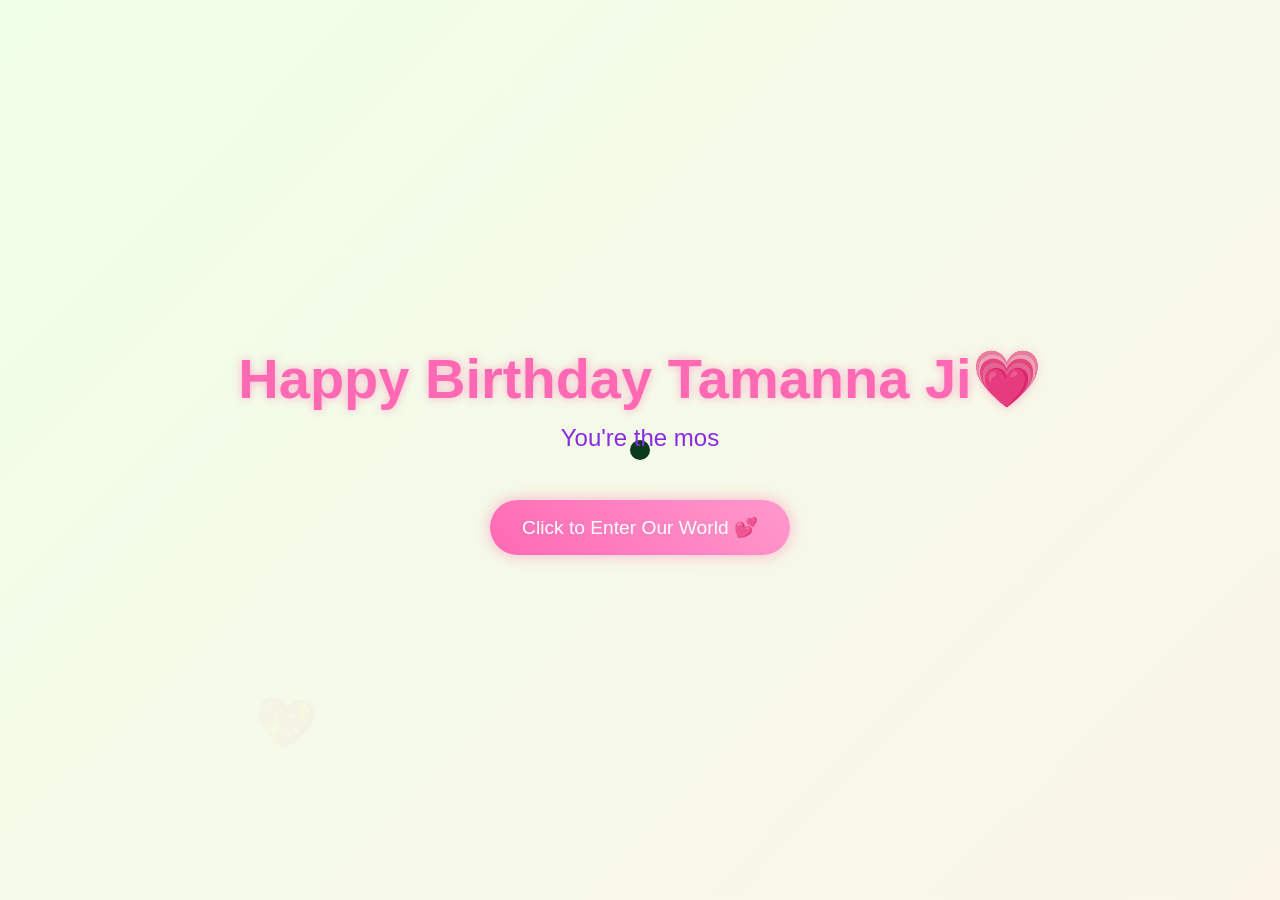
<file: index.html>
<!DOCTYPE html>
<html lang="en">
<head>
    <meta charset="UTF-8">
    <meta name="viewport" content="width=device-width, initial-scale=1.0">
    <title>Happy Birthday</title>
    <script src="https://cdnjs.cloudflare.com/ajax/libs/gsap/3.12.2/gsap.min.js"></script>
    <link rel="stylesheet" href="style.css">
    
</head>
<body>
    <div class="cursor"></div>
    <div class="container">
        <h1>Happy Birthday Tamanna Ji💗</h1>
        <div class="greeting"></div>
        <button class="cta-button">Click to Enter Our World 💕</button>
    </div>

    <script src="script.js">
        
    </script>
</body>
</html>
</file>
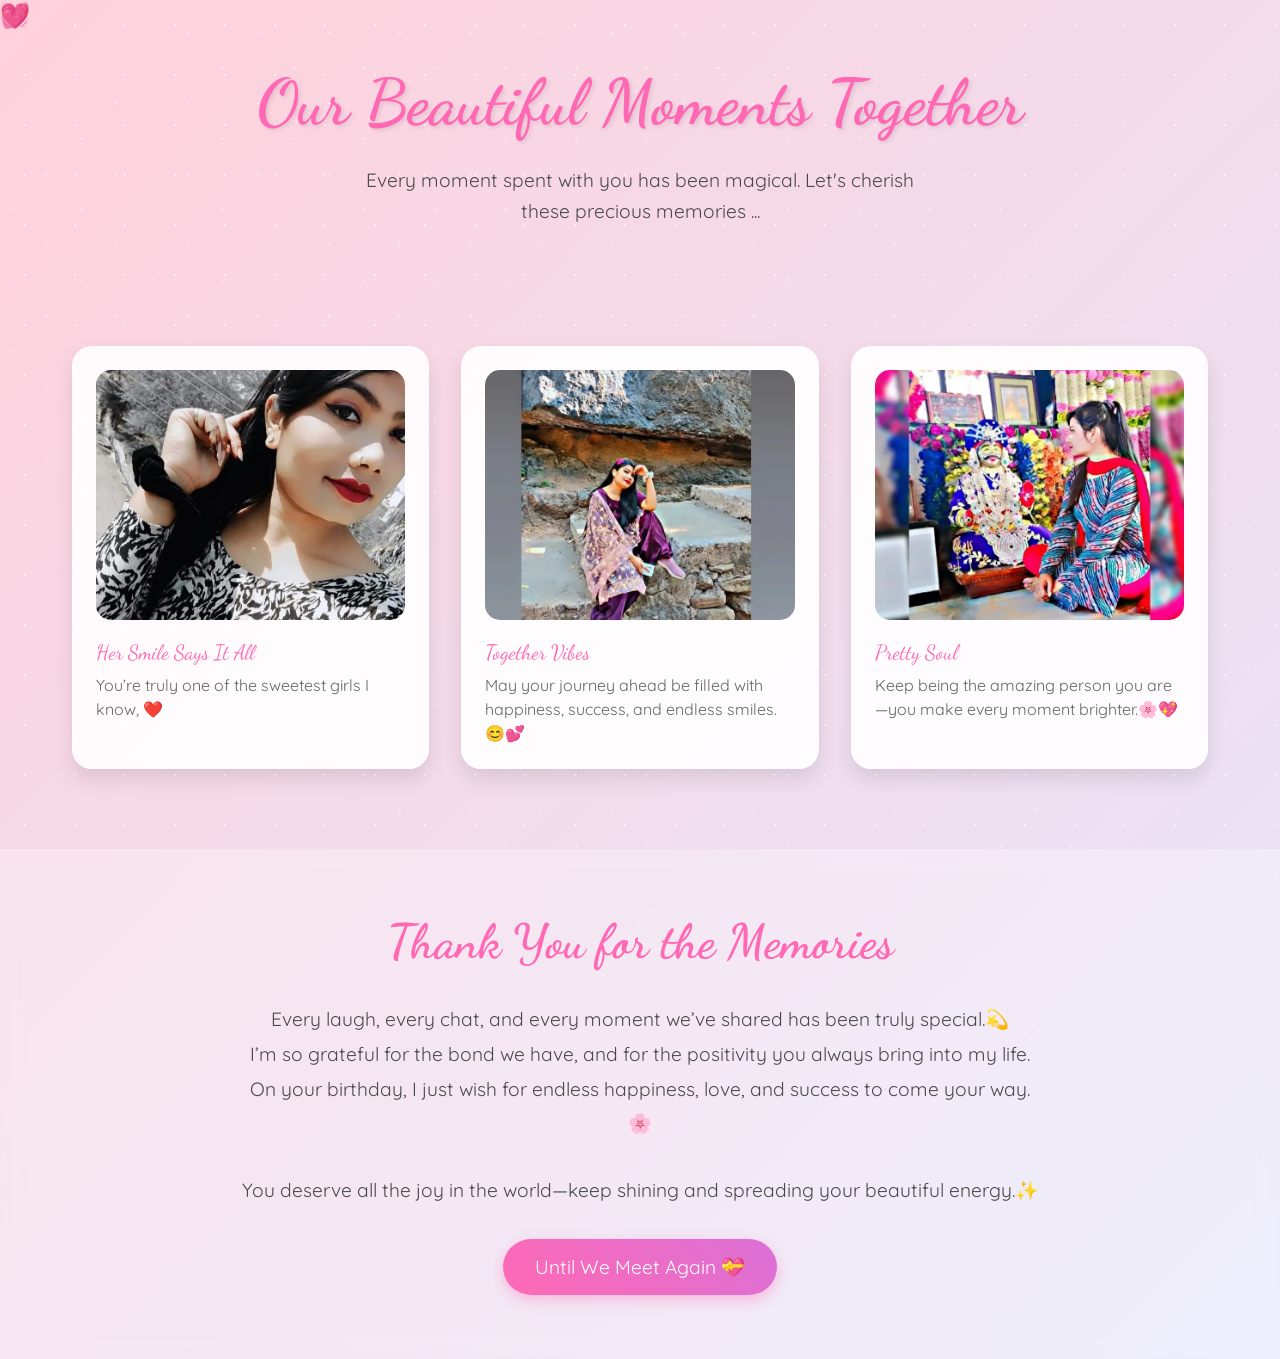
<file: last.html>
<!DOCTYPE html>
<html lang="en">

<head>
    <meta charset="UTF-8">
    <meta name="viewport" content="width=device-width, initial-scale=1.0">
    <title>Our Beautiful Memories ✨</title>
    <style>
        @import url('https://fonts.googleapis.com/css2?family=Dancing+Script:wght@700&family=Quicksand:wght@300;400;500;600&display=swap');

        * {
            margin: 0;
            padding: 0;
            box-sizing: border-box;
        }

        body {
            min-height: 100vh;
            background: linear-gradient(135deg,
                    #ffd1dc 0%,
                    #e6e6fa 25%,
                    #ffefd5 50%,
                    #e6e6fa 75%,
                    #ffd1dc 100%);
            background-size: 400% 400%;
            animation: gradientFlow 15s ease infinite;
            font-family: 'Quicksand', sans-serif;
            overflow-x: hidden;
            color: #4a4a4a;
        }

        @keyframes gradientFlow {
            0% {
                background-position: 0% 50%;
            }

            50% {
                background-position: 100% 50%;
            }

            100% {
                background-position: 0% 50%;
            }
        }

        /* Enhanced Sparkle Effect */
        .magic-sparkles {
            position: fixed;
            top: 0;
            left: 0;
            width: 100%;
            height: 100%;
            pointer-events: none;
            z-index: 1;
        }

        .sparkle {
            position: absolute;
            width: 6px;
            height: 6px;
            border-radius: 50%;
            background-color: white;
            animation: twinkle var(--duration, 4s) ease-in-out infinite;
            opacity: 0;
        }

        @keyframes twinkle {

            0%,
            100% {
                opacity: 0;
                transform: scale(0.5);
            }

            50% {
                opacity: 0.8;
                transform: scale(1);
            }
        }

        /* Generate 50 sparkles with different positions and animations */
        .magic-sparkles::before,
        .magic-sparkles::after {
            content: '';
            position: absolute;
            width: 100%;
            height: 100%;
            background-image: radial-gradient(circle, white 1px, transparent 1px);
            background-size: 50px 50px;
            animation: sparkleLayer 8s linear infinite;
            opacity: 0.5;
        }

        .magic-sparkles::after {
            animation-delay: -4s;
            transform: rotate(45deg);
        }

        @keyframes sparkleLayer {
            0% {
                transform: translateY(0);
            }

            100% {
                transform: translateY(-50px);
            }
        }

        /* Floating Hearts */
        .floating-hearts {
            position: fixed;
            width: 100%;
            height: 100%;
            pointer-events: none;
            z-index: 2;
        }

        .heart {
            position: absolute;
            font-size: 1.5rem;
            color: rgba(255, 105, 180, 0.6);
            animation: floatHeart var(--float-duration, 6s) ease-in-out infinite;
            animation-delay: var(--delay, 0s);
        }

        @keyframes floatHeart {
            0% {
                transform: translate(0, 100vh) rotate(0deg);
            }

            100% {
                transform: translate(var(--translate-x, 0), -100vh) rotate(360deg);
            }
        }

        /* Welcome Section */
        .welcome {
            text-align: center;
            padding: 4rem 2rem;
            position: relative;
            z-index: 3;
        }

        .welcome h1 {
            font-family: 'Dancing Script', cursive;
            font-size: 4rem;
            color: #ff69b4;
            text-shadow: 2px 2px 4px rgba(0, 0, 0, 0.1);
            animation: fadeInScale 2s ease;
        }

        .welcome p {
            font-size: 1.2rem;
            max-width: 600px;
            margin: 1.5rem auto;
            line-height: 1.6;
            animation: fadeIn 2s ease 0.5s both;
        }

        /* Enhanced Memory Cards */
        .memory-container {
            max-width: 1200px;
            margin: 0 auto;
            padding: 2rem;
            display: grid;
            grid-template-columns: repeat(auto-fit, minmax(300px, 1fr));
            gap: 2rem;
            z-index: 3;
            position: relative;
           
        }
        .memory-card {
            background: rgba(255, 255, 255, 0.9);
            border-radius: 20px;
            padding: 1.5rem;
            box-shadow: 0 10px 20px rgba(0, 0, 0, 0.1);
            transition: all 0.5s cubic-bezier(0.4, 0, 0.2, 1);
            position: relative;
            overflow: hidden; 
          
    
        }

        .memory-card:hover {
            transform: translateY(-10px) scale(1.02);
            box-shadow: 0 15px 30px rgba(0, 0, 0, 0.15);
        }

        .memory-card::before {
            content: '';
            position: absolute;
            top: 0;
            left: 0;
            width: 100%;
            height: 100%;
            background: linear-gradient(45deg, transparent, rgba(255, 255, 255, 0.4), transparent);
            transform: translateX(-100%);
            transition: 0.5s;
        }

        .memory-card:hover::before {
            transform: translateX(100%);
        }

        .memory-img {
            width: 100%;
            height: 250px;
            object-fit: cover;
            border-radius: 15px;
            margin-bottom: 1rem;
            transition: transform 0.5s ease;
        
        }

        .memory-card:hover .memory-img {
            transform: scale(1.05);
        }

        .memory-date {
            font-family: 'Dancing Script', cursive;
            color: #ff69b4;
            font-size: 1.3rem;
            margin-bottom: 0.5rem;
        }

        .memory-caption {
            font-size: 1rem;
            line-height: 1.5;
            color: #666;
        }
        

        /* Final Message Section */
        .final-message {
            text-align: center;
            padding: 4rem 2rem;
            background: rgba(255, 255, 255, 0.3);
            backdrop-filter: blur(10px);
            margin-top: 3rem;
            position: relative;
            z-index: 3;
        }

        .final-message h2 {
            font-family: 'Dancing Script', cursive;
            font-size: 3rem;
            color: #ff69b4;
            margin-bottom: 2rem;
            animation: heartbeat 2s infinite;
        }

        @keyframes heartbeat {

            0%,
            100% {
                transform: scale(1);
            }

            50% {
                transform: scale(1.1);
            }
        }

        .final-message p {
            font-size: 1.2rem;
            max-width: 800px;
            margin: 0 auto 2rem;
            line-height: 1.8;
        }

        .goodbye-btn {
            display: inline-block;
            padding: 1rem 2rem;
            font-size: 1.2rem;
            background: linear-gradient(45deg, #ff69b4, #da70d6);
            color: white;
            border: none;
            border-radius: 50px;
            cursor: pointer;
            text-decoration: none;
            transition: all 0.3s ease;
            box-shadow: 0 5px 15px rgba(255, 105, 180, 0.4);
            animation: float 3s infinite ease-in-out;
        }

        .goodbye-btn:hover {
            transform: translateY(-5px);
            box-shadow: 0 8px 20px rgba(255, 105, 180, 0.6);
        }

        @keyframes float {

            0%,
            100% {
                transform: translateY(0);
            }

            50% {
                transform: translateY(-10px);
            }
        }

        /* Animations */
        @keyframes fadeInScale {
            0% {
                opacity: 0;
                transform: scale(0.8);
            }

            100% {
                opacity: 1;
                transform: scale(1);
            }
        }

        @keyframes fadeIn {
            0% {
                opacity: 0;
            }

            100% {
                opacity: 1;
            }
        }

        /* Generate Hearts */
        .js-generate-hearts {
            position: fixed;
            width: 100%;
            height: 100%;
            pointer-events: none;
            z-index: 2;
        }

        /* Custom Scrollbar */
        ::-webkit-scrollbar {
            width: 12px;
        }

        ::-webkit-scrollbar-track {
            background: rgba(255, 255, 255, 0.4);
        }

        ::-webkit-scrollbar-thumb {
            background: linear-gradient(45deg, #ff69b4, #da70d6);
            border-radius: 6px;
        }

        /* Responsive Design */
        @media (max-width: 768px) {
            .welcome h1 {
                font-size: 3rem;
            }

            .memory-container {
                grid-template-columns: 1fr;
            }

            .final-message h2 {
                font-size: 2.5rem;
            }
        }
    </style>
</head>

<body>
    <div class="magic-sparkles"></div>
    <div class="floating-hearts">
        <!-- Hearts will be generated via CSS -->
        <div class="heart" style="--float-duration: 6s; --delay: 0s; --translate-x: 20px;">💝</div>
        <div class="heart" style="--float-duration: 8s; --delay: 1s; --translate-x: -30px;">💖</div>
        <div class="heart" style="--float-duration: 7s; --delay: 2s; --translate-x: 40px;">💗</div>
        <div class="heart" style="--float-duration: 9s; --delay: 3s; --translate-x: -20px;">💓</div>
        <div class="heart" style="--float-duration: 5s; --delay: 4s; --translate-x: 30px;">💕</div>
    </div>

    <section class="welcome">
        <h1>Our Beautiful Moments Together</h1>
        <p>Every moment spent with you has been magical. Let's cherish these precious memories ...</p>
    </section>

    <div class="memory-container">
        <div class="memory-card">
              
            <img src="./t1.jpeg" alt="First Date" class="memory-img">
            <div class="memory-date">Her Smile Says It All</div>
            <div class="memory-caption">You’re truly one of the sweetest girls I know, ❤️</div>
        </div>
        <div class="memory-card">
              
            <img src="./t2.jpeg" alt="Beach Day" class="memory-img">
            <div class="memory-date">Together Vibes</div>
            <div class="memory-caption">May your journey ahead be filled with happiness, success, and endless
                smiles.😊💕</div>
        </div>
        <div class="memory-card">
              
            <img src="./t3.jpeg" alt="Movie Night" class="memory-img">
            <div class="memory-date">Pretty Soul</div>
            <div class="memory-caption">Keep being the amazing person you are—you make every moment brighter.🌸💖</div>
        </div>

    </div>

    <section class="final-message">
        <h2>Thank You for the Memories</h2>
        <p>Every laugh, every chat, and every moment we’ve shared has been truly special.💫<br>
            I’m so grateful for the bond we have, and for the positivity you always bring into my life.<br>
            On your birthday, I just wish for endless happiness, love, and success to come your way.🌸</p>
        <p>You deserve all the joy in the world—keep shining and spreading your beautiful energy.✨</p>
        <a href="#" class="goodbye-btn">Until We Meet Again 💝</a>
    </section>
</body>

</html>
</file>
<file: style.css>
* {
    margin: 0;
    padding: 0;
    box-sizing: border-box;
    cursor: none;
}

body {
    min-height: 100vh;
    display: flex;
    flex-direction: column;
    align-items: center;
    justify-content: center;
    background: linear-gradient(-45deg, #fee9f7, #e8f5fe, #fef2e8, #f0ffe8);
    background-size: 400% 400%;
    animation: gradientBG 15s ease infinite;
    font-family: 'Arial Rounded MT Bold', Arial, sans-serif;
    overflow: hidden;
    position: relative;
}

.cursor {
    width: 20px;
    height: 20px;
    background: pink;
    border-radius: 50%;
    position: fixed;
    pointer-events: none;
    mix-blend-mode: difference;
    transition: transform 0.2s;
}

.container {
    text-align: center;
    z-index: 1;
}


h1 {
    font-size: 3.5rem;
    color: #ff69b4;
    text-shadow: 0 0 10px rgba(255, 105, 180, 0.5);
    margin-bottom: 2rem;
    opacity: 0;
}

.greeting {
    font-size: 1.5rem;
    color: #8a2be2;
    margin-bottom: 3rem;
    min-height: 2em;
}

.cta-button {
    padding: 1rem 2rem;
    font-size: 1.2rem;
    background: linear-gradient(45deg, #ff69b4, #ff99cc);
    border: none;
    border-radius: 50px;
    color: white;
    cursor: pointer;
    box-shadow: 0 0 15px rgba(255, 105, 180, 0.5);
    transition: transform 0.3s, box-shadow 0.3s;
    opacity: 0;
}

.cta-button:hover {
    transform: scale(1.1);
    box-shadow: 0 0 25px rgba(255, 105, 180, 0.7);
}

.floating {
    position: absolute;
    pointer-events: none;
    opacity: 0;
}

@keyframes gradientBG {
    0% { background-position: 0% 50%; }
    50% { background-position: 100% 50%; }
    100% { background-position: 0% 50%; }
}

@media (max-width: 768px) {
    h1 { font-size: 2rem; }
    .greeting { font-size: 1.2rem; }
    .cta-button { font-size: 1rem; }
}
</file>
